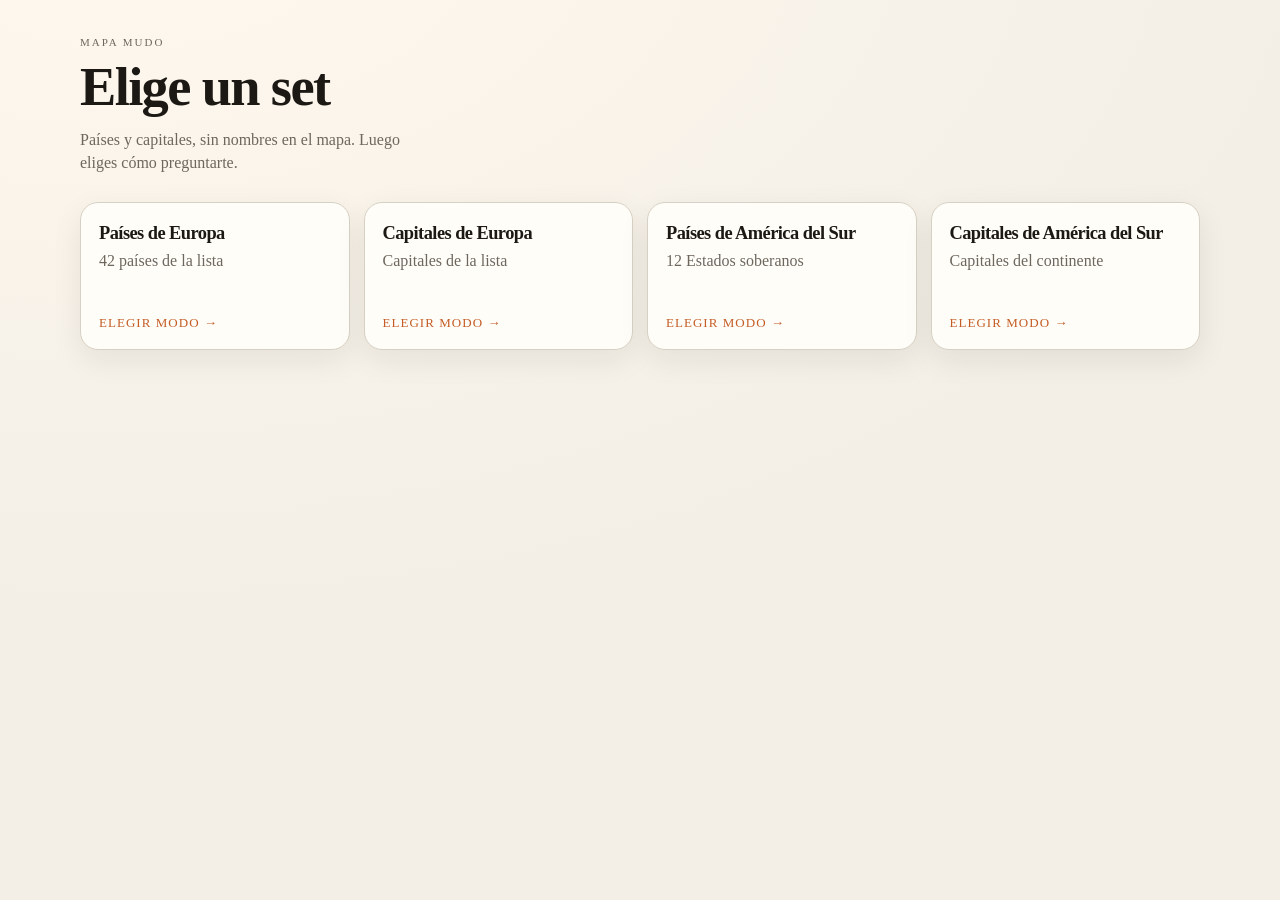
<file: index.html>
<!doctype html>
<html lang="es">
<head>
  <meta charset="utf-8">
  <meta name="viewport" content="width=device-width, initial-scale=1">
  <title>Mapa mudo</title>
  <link rel="stylesheet" href="css/app.css">
</head>
<body>
  <main class="wrap" id="app"></main>
  <script type="module" src="js/home.js"></script>
</body>
</html>
</file>
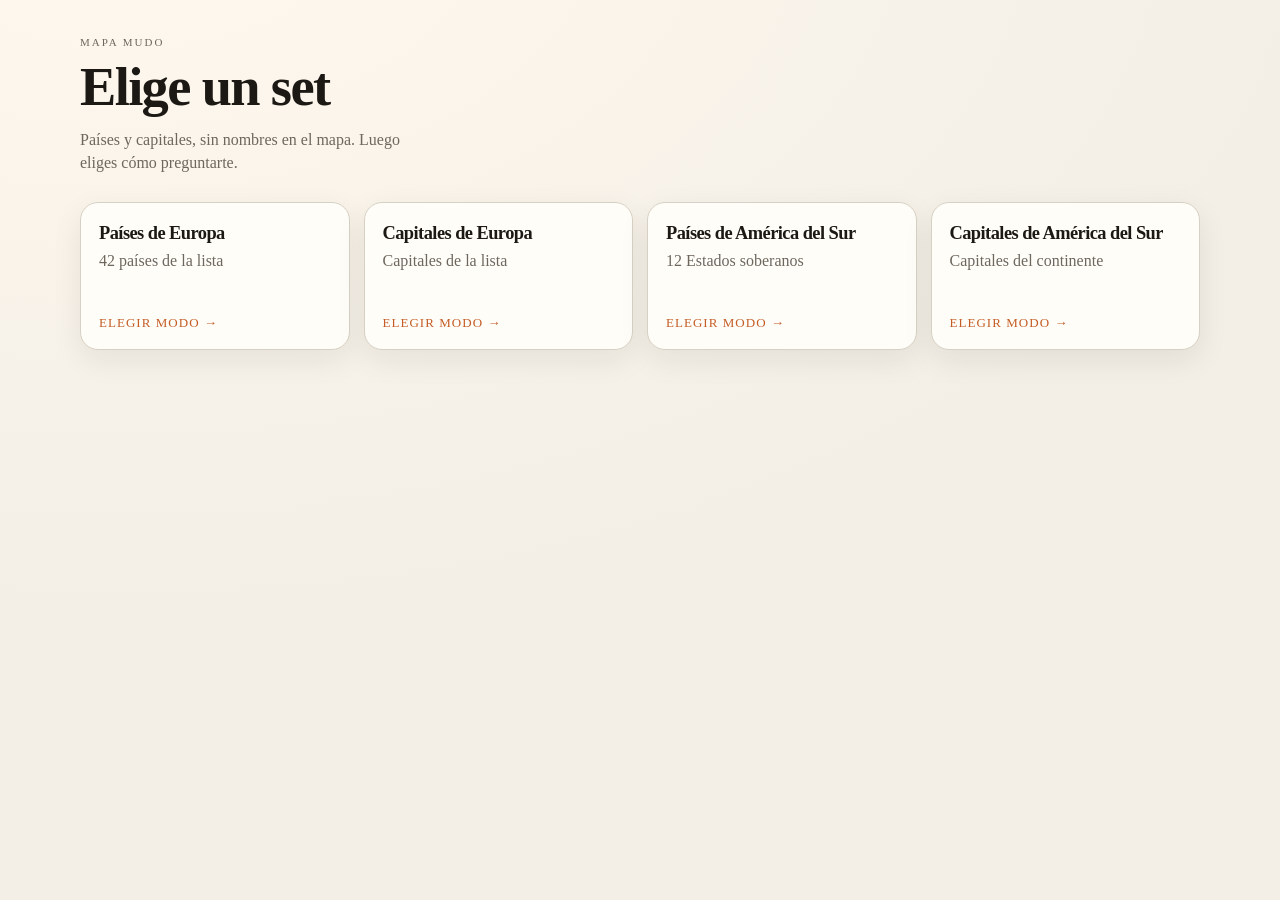
<file: jugar.html>
<!doctype html>
<html lang="es">
<head>
  <meta charset="utf-8">
  <meta name="viewport" content="width=device-width, initial-scale=1">
  <title>Jugar · Mapa mudo</title>
  <link rel="stylesheet" href="css/app.css">
</head>
<body>
  <main class="wrap" id="app"></main>
  <script type="module" src="js/quiz.js"></script>
</body>
</html>
</file>
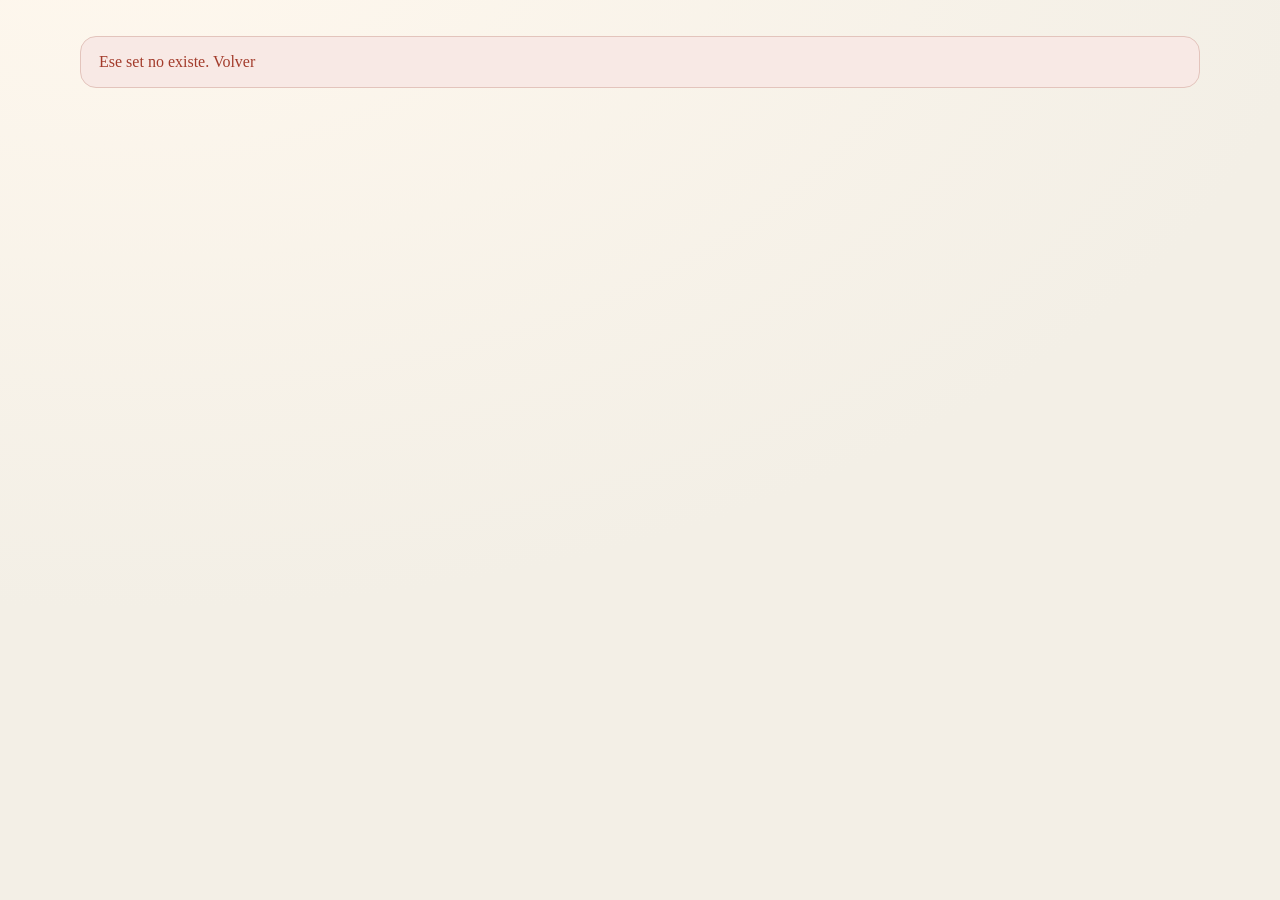
<file: modo.html>
<!doctype html>
<html lang="es">
<head>
  <meta charset="utf-8">
  <meta name="viewport" content="width=device-width, initial-scale=1">
  <title>Modo · Mapa mudo</title>
  <link rel="stylesheet" href="css/app.css">
</head>
<body>
  <main class="wrap" id="app"></main>
  <script type="module" src="js/modo.js"></script>
</body>
</html>
</file>
<file: css/app.css>
:root {
  --paper: #f3efe6;
  --ink: #1c1915;
  --mute: #6d675e;
  --line: #d7d0c4;
  --card: #fffdf8;
  --fill: #e7e0d3;
  --play: #dcd4c4;
  --play-hover: #cfc6b2;
  --mark: #c45c26;
  --ok: #2f6f4e;
  --bad: #a33b2b;
  --shadow: 0 10px 30px rgba(28, 25, 21, 0.08);
  --radius: 18px;
}

* { box-sizing: border-box; }
html, body { margin: 0; min-height: 100%; }
body {
  font-family: "Segoe UI", "Iowan Old Style", Georgia, serif;
  background: radial-gradient(1200px 700px at 10% -10%, #fff8ee, var(--paper));
  color: var(--ink);
}

a { color: inherit; text-decoration: none; }
button, input { font: inherit; }

.wrap {
  width: min(1120px, calc(100% - 40px));
  margin: 0 auto;
  padding: 36px 0 64px;
}

.kicker {
  letter-spacing: 0.18em;
  text-transform: uppercase;
  font-size: 11px;
  color: var(--mute);
  margin: 0 0 8px;
}

h1, h2 { font-weight: 600; letter-spacing: -0.03em; }
h1 { font-size: clamp(2.1rem, 5vw, 3.4rem); margin: 0 0 10px; }
h2 { font-size: 1.15rem; margin: 0 0 6px; }
.lede { color: var(--mute); margin: 0 0 28px; max-width: 42ch; line-height: 1.45; }

.grid {
  display: grid;
  grid-template-columns: repeat(auto-fit, minmax(220px, 1fr));
  gap: 14px;
}

.card {
  background: var(--card);
  border: 1px solid var(--line);
  border-radius: var(--radius);
  padding: 20px 18px 18px;
  box-shadow: var(--shadow);
  display: flex;
  flex-direction: column;
  min-height: 148px;
  transition: transform 0.16s ease, border-color 0.16s ease;
}
.card:hover { transform: translateY(-2px); border-color: #c9c0b0; }
.card p { margin: 0; color: var(--mute); line-height: 1.4; flex: 1; }
.card .go {
  margin-top: 16px;
  font-size: 13px;
  letter-spacing: 0.08em;
  text-transform: uppercase;
  color: var(--mark);
}

.nav {
  display: flex;
  gap: 14px;
  align-items: baseline;
  margin-bottom: 22px;
  color: var(--mute);
  font-size: 14px;
}
.nav a { border-bottom: 1px solid transparent; }
.nav a:hover { border-color: currentColor; color: var(--ink); }
.dot { opacity: 0.45; }

.stage {
  display: grid;
  grid-template-columns: minmax(0, 1fr) 280px;
  gap: 18px;
  align-items: start;
}
@media (max-width: 860px) {
  .stage { grid-template-columns: 1fr; }
}

.map-frame {
  background: #e7edf2;
  border: 1px solid var(--line);
  border-radius: 22px;
  box-shadow: var(--shadow);
  padding: 10px;
  min-height: 72vh;
  overflow: hidden;
}
.map-frame svg {
  width: 100%;
  height: auto;
  display: block;
  overflow: hidden;
}

.sea { fill: #d5e0ea; }

#country {
  fill: #c0c0c0;
  stroke: #ffffff;
  stroke-width: 0.4;
  stroke-miterlimit: 4;
}
.country {
  fill: #ccc;
  stroke: #ffffff;
  stroke-width: 1;
}
#water_masses path,
#large_masses_of_water {
  fill: #d5e0ea;
  stroke: none;
}

#country .is-play,
.country.is-play,
.land.is-play { cursor: pointer; }

#country .is-play:hover,
#country .is-over,
.country.is-play:hover,
.country.is-over,
.land.is-play:hover,
.land.is-over { fill: #b4b4b4; }

#country .is-mark,
.country.is-mark,
.land.is-mark { fill: var(--mark); stroke: #8a3d14; }

#country .is-ok,
.country.is-ok,
.land.is-ok { fill: #cfe0d4; }

#country .is-bad,
.country.is-bad,
.land.is-bad { fill: #edd4ce; }

.city {
  fill: #fffdf8;
  stroke: var(--ink);
  stroke-width: 1.4;
  cursor: pointer;
  vector-effect: non-scaling-stroke;
}
.city.is-mark { fill: var(--mark); stroke: var(--mark); }
.city.is-ok { fill: var(--ok); stroke: var(--ok); }
.city.is-bad { fill: var(--bad); stroke: var(--bad); }
.city.is-over { fill: var(--play-hover); }

.micro-dot {
  fill: var(--play);
  stroke: #8d8578;
  stroke-width: 1;
  cursor: pointer;
  vector-effect: non-scaling-stroke;
}
.micro-dot.is-mark { fill: var(--mark); }
.micro-dot.is-ok { fill: #cfe0d4; }
.micro-dot.is-bad { fill: #edd4ce; }

.placed-label {
  font-size: 11px;
  fill: var(--ink);
  pointer-events: none;
  text-anchor: middle;
}

.panel {
  background: var(--card);
  border: 1px solid var(--line);
  border-radius: 22px;
  box-shadow: var(--shadow);
  padding: 18px;
}
.panel h2 { margin-bottom: 4px; }
.meta { color: var(--mute); font-size: 13px; margin: 0 0 14px; }

.prompt {
  font-size: 1.35rem;
  line-height: 1.25;
  margin: 0 0 16px;
}

form.answer {
  display: flex;
  gap: 8px;
}
form.answer input {
  flex: 1;
  border: 1px solid var(--line);
  background: #fff;
  border-radius: 12px;
  padding: 10px 12px;
  outline: none;
}
form.answer input:focus { border-color: var(--ink); }
.btn {
  border: 0;
  background: var(--ink);
  color: var(--paper);
  border-radius: 12px;
  padding: 10px 14px;
  cursor: pointer;
}
.btn.ghost {
  background: transparent;
  color: var(--ink);
  border: 1px solid var(--line);
}
.row { display: flex; gap: 8px; flex-wrap: wrap; margin-top: 12px; }

.feedback {
  min-height: 1.4em;
  margin: 10px 0 0;
  font-size: 14px;
}
.feedback.ok { color: var(--ok); }
.feedback.bad { color: var(--bad); }

.chips {
  display: flex;
  flex-direction: column;
  gap: 8px;
  max-height: 62vh;
  overflow: auto;
  padding-right: 4px;
}
.chip {
  background: #fff;
  border: 1px solid var(--line);
  border-radius: 999px;
  padding: 8px 12px;
  cursor: grab;
  user-select: none;
  width: fit-content;
  max-width: 100%;
  touch-action: none;
}
.chip:active { cursor: grabbing; }
.chip.is-gone { visibility: hidden; height: 0; padding: 0; border: 0; margin: 0; }
.chip.ghost {
  position: fixed;
  z-index: 20;
  pointer-events: none;
  box-shadow: var(--shadow);
}

.score {
  display: flex;
  justify-content: space-between;
  font-size: 13px;
  color: var(--mute);
  margin-bottom: 12px;
}

.done {
  text-align: left;
}
.done .big { font-size: 2.4rem; margin: 8px 0 4px; }

.error {
  background: #f8e9e5;
  border: 1px solid #e3c4bc;
  color: var(--bad);
  padding: 16px 18px;
  border-radius: 16px;
}
</file>
